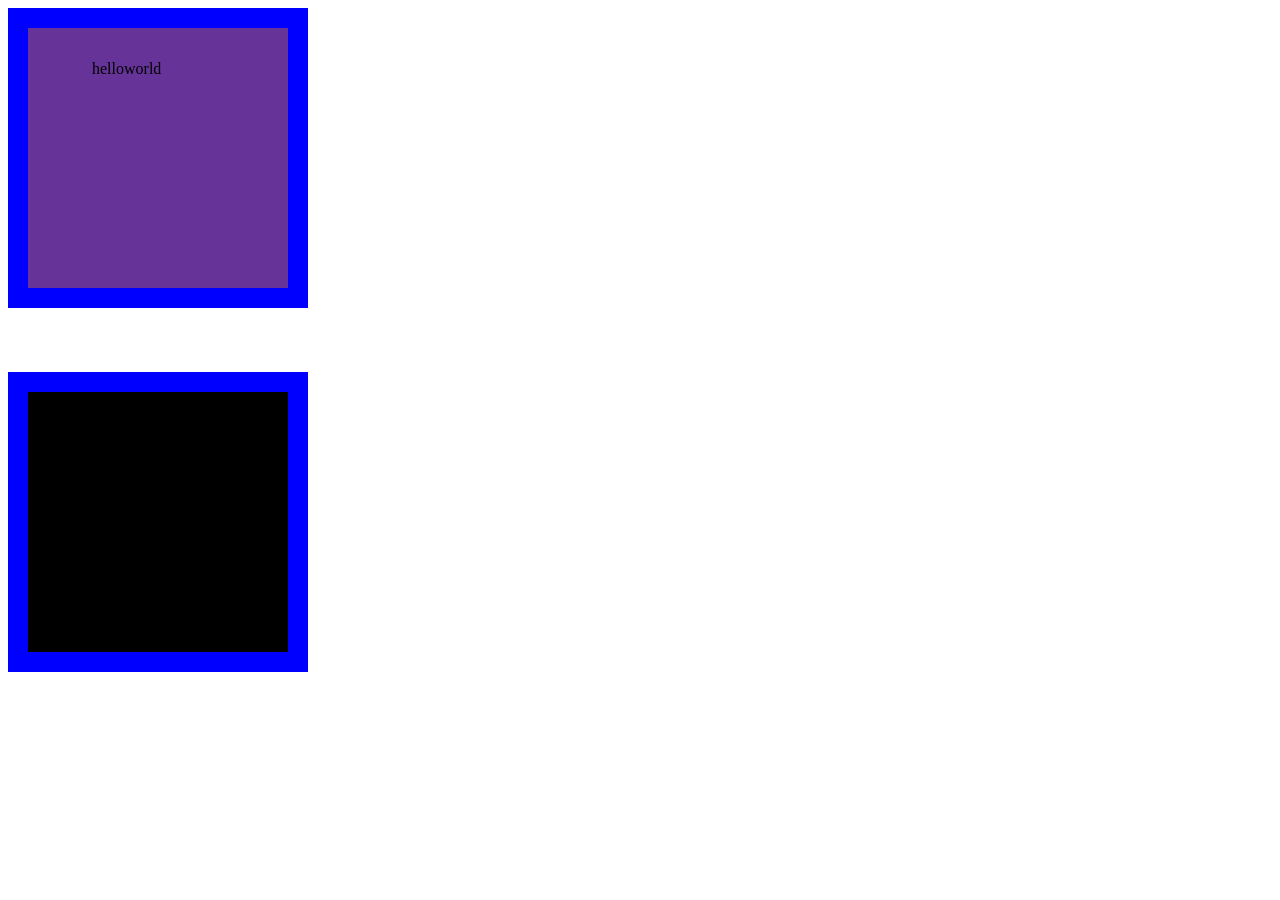
<file: boxmodel/index.html>
<!DOCTYPE html>
<html lang="en">
<head>
    <link rel="stylesheet" href="css.css">
    <meta charset="UTF-8">
    <meta name="viewport" content="width=device-width, initial-scale=1.0">
    <title>Document</title>
</head>
<body>
    <div style="height: 300px; width: 300px; background-color: rebeccapurple;">
        helloworld
    </div>
    <div class="special" style="height: 300px; width: 300px; background-color: black; margin-top: 64px;">
        
    </div>
</body>
</html>
</file>
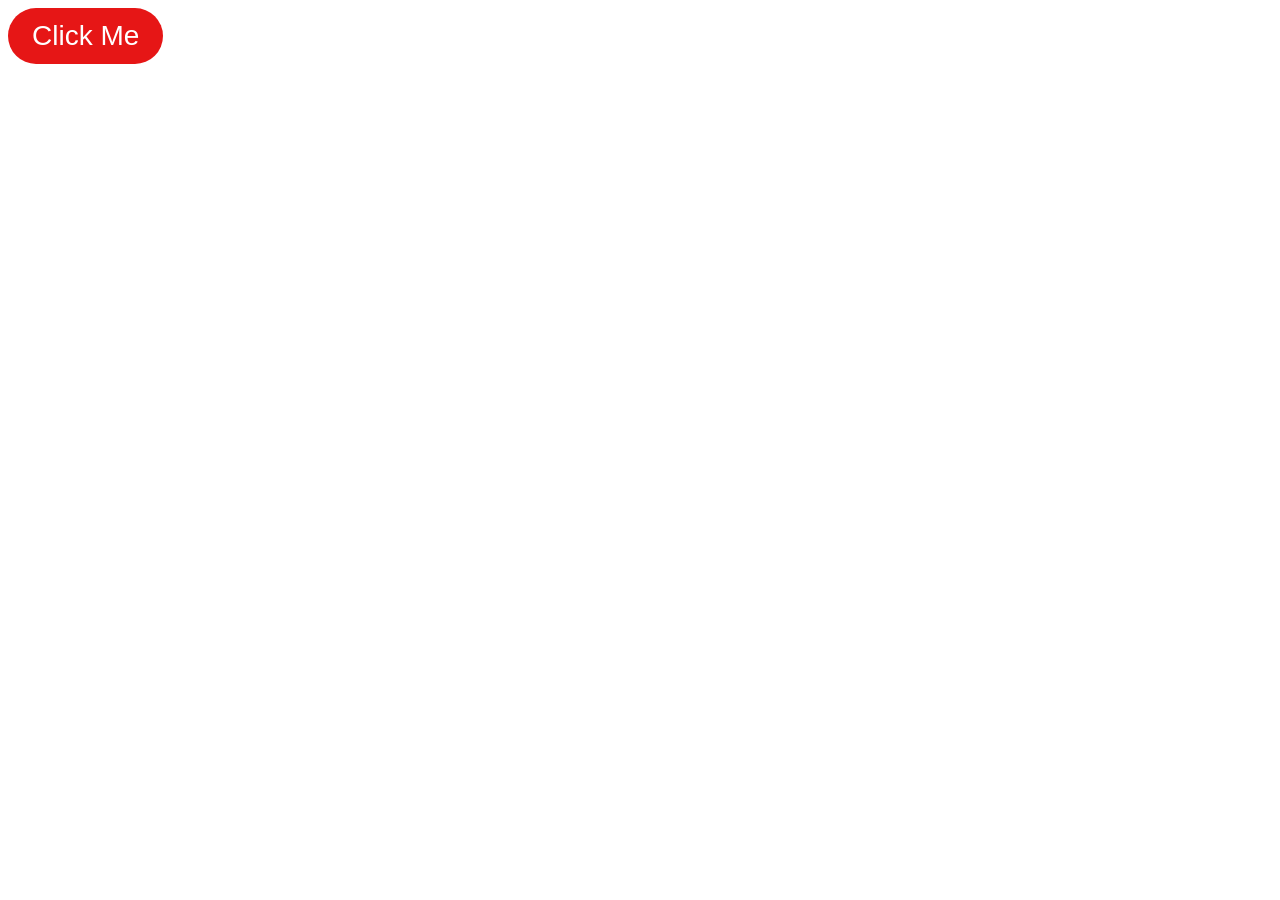
<file: day1 css/index.html>
<!DOCTYPE html>
<html lang="en">
<head>
    <meta charset="UTF-8">
    <meta name="viewport" content="width=device-width, initial-scale=1.0">
    <title>Document</title>
    <link rel="stylesheet" href="style.css">
</head>
<body>
    <button>Click Me</button>
</body>
</html>
</file>
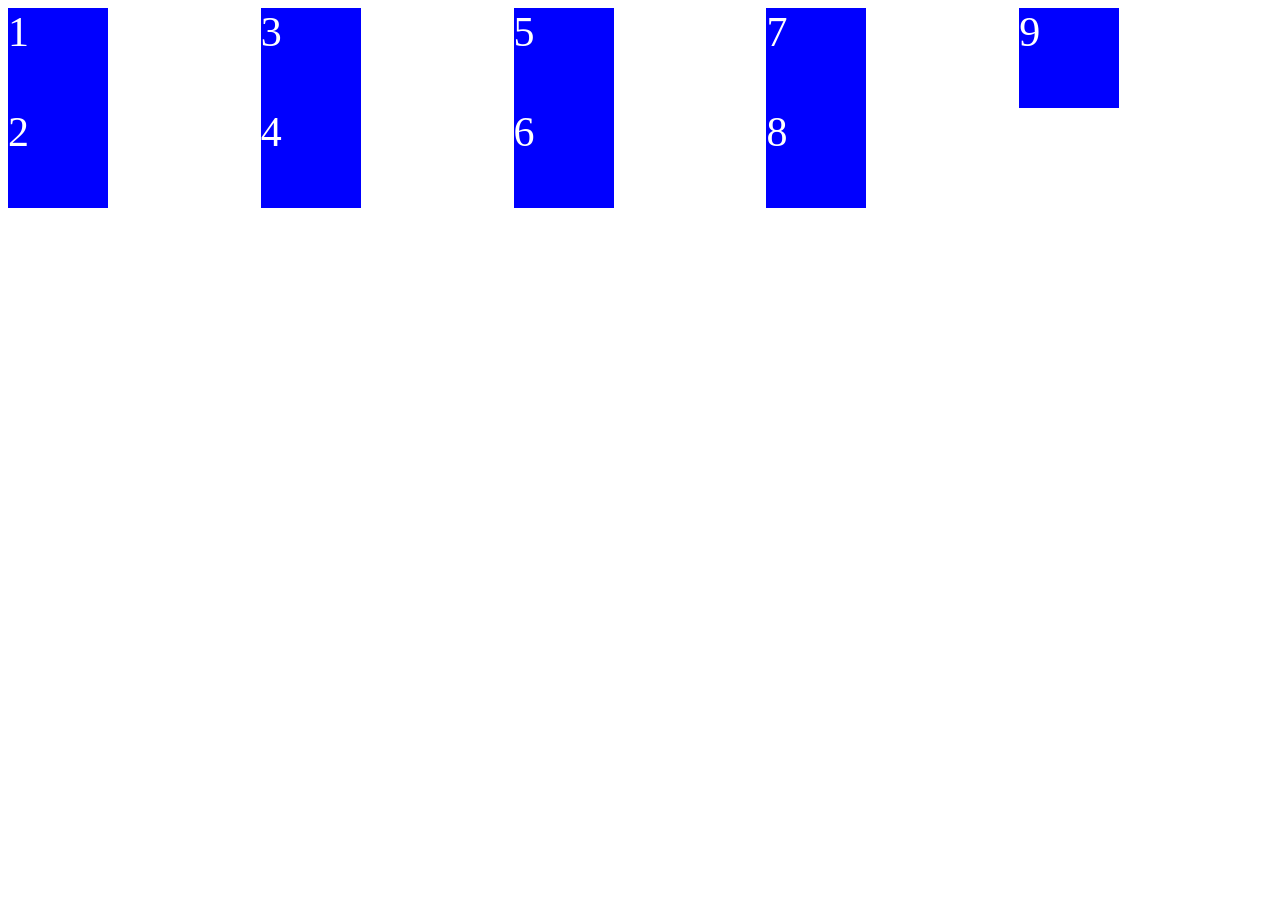
<file: day2 css/index.html>
<!doctype html>
<html lang="en">
  <head>
    <meta charset="UTF-8" />
    <meta name="viewport" content="width=device-width, initial-scale=1.0" />
    <title>CSS-Flexbox</title>
    <link rel="stylesheet" href="style.css" />
  </head>
  <body>
    <div class="container">
      <div class="box">1</div>
      <div class="box">2</div>
      <div class="box">3</div>
      <div class="box">4</div>
      <div class="box">5</div>
      <div class="box">6</div>
      <div class="box">7</div>
      <div class="box">8</div>
      <div class="box">9</div>
    </div>
  </body>
</html>
</file>
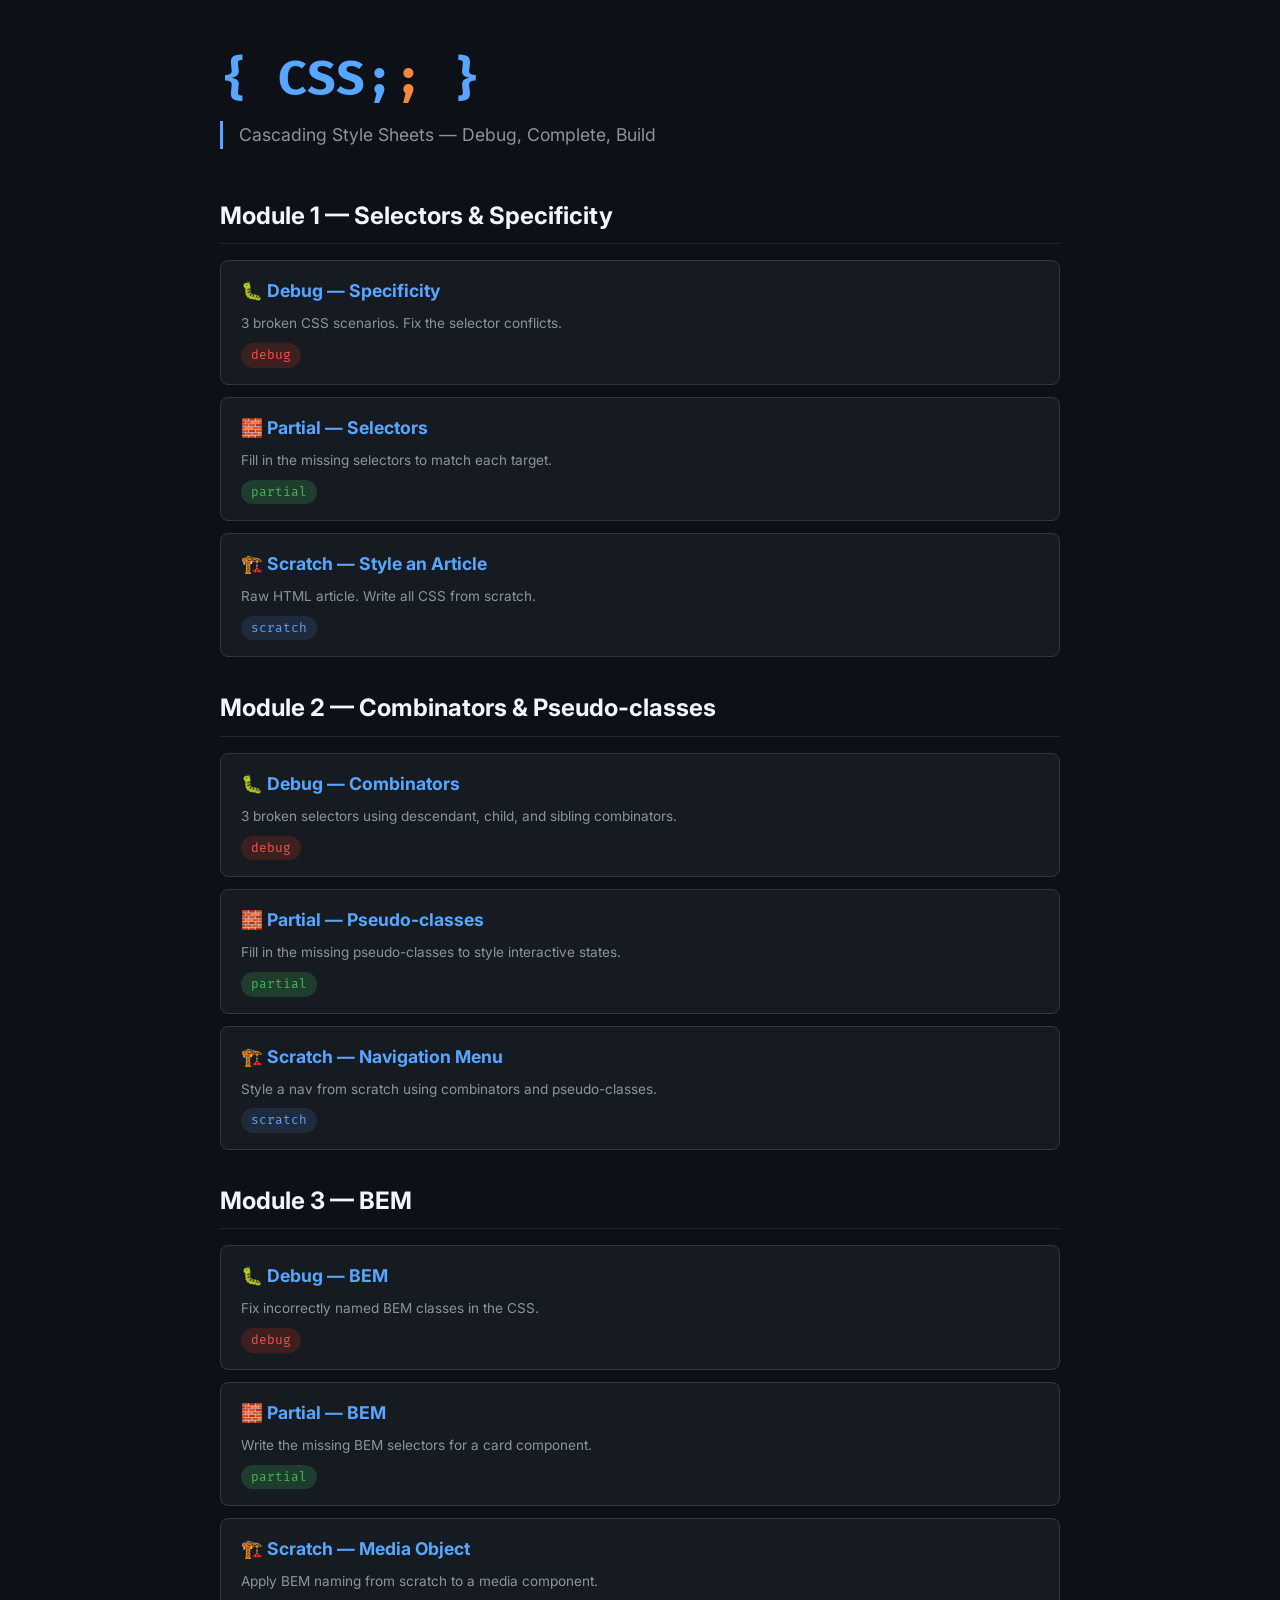
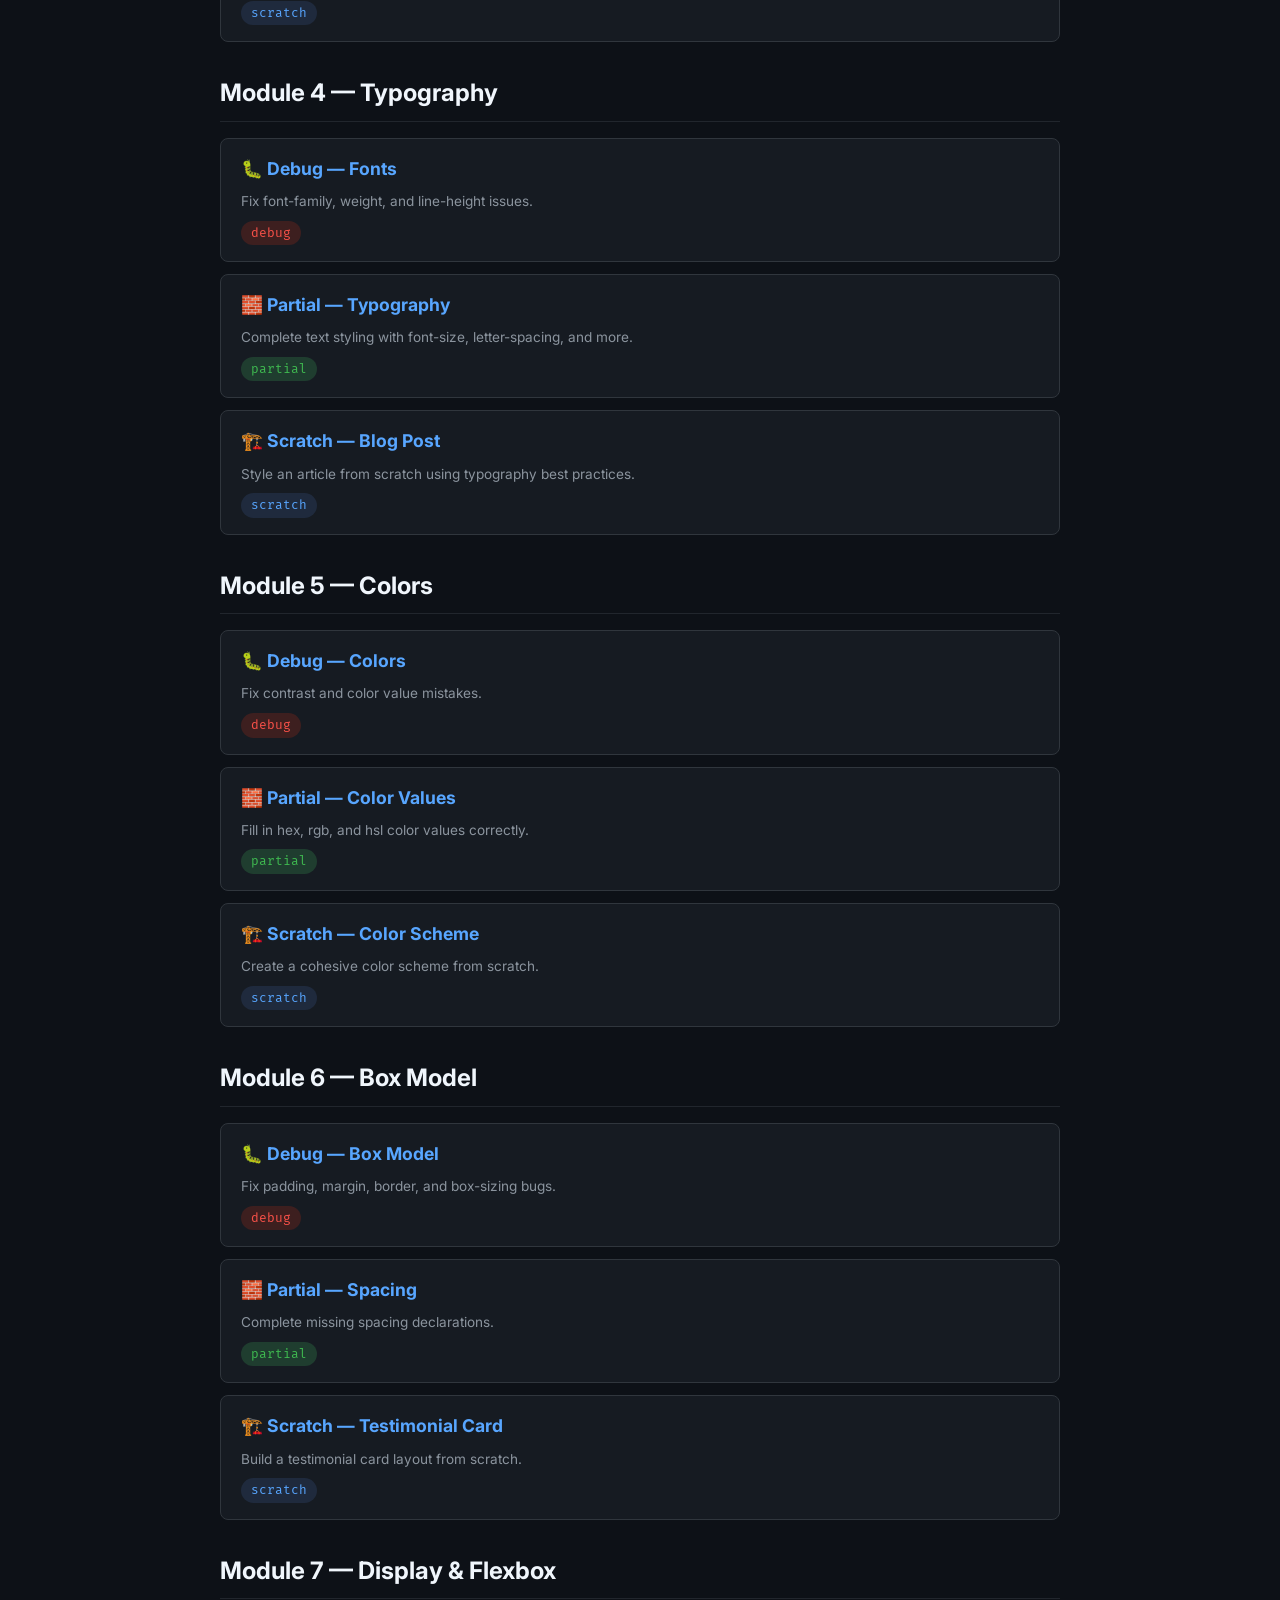
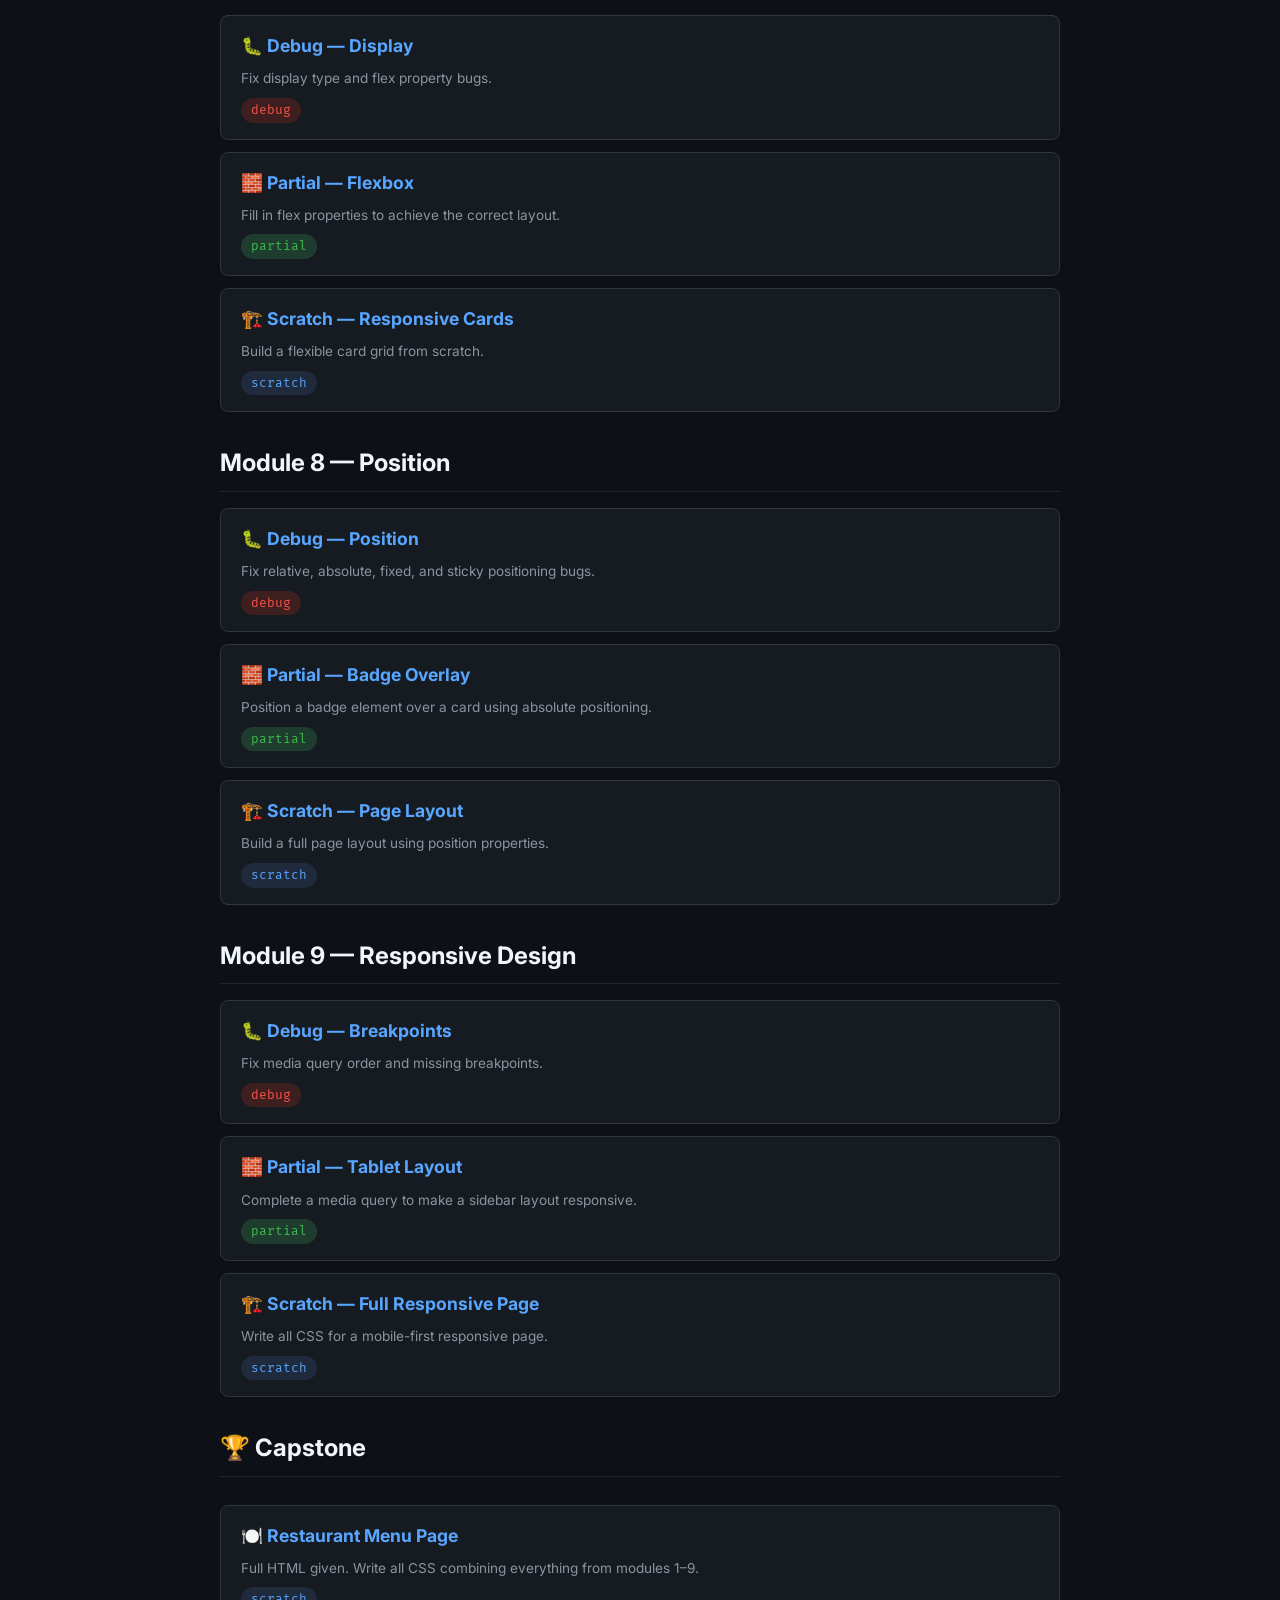
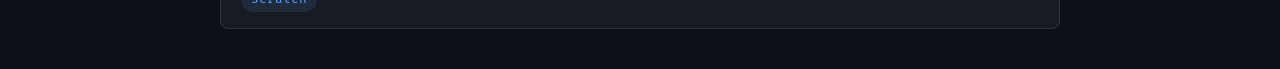
<file: exercises/index.html>
<!DOCTYPE html>
<html lang="en">
<head>
  <meta charset="UTF-8">
  <meta name="viewport" content="width=device-width, initial-scale=1.0">
  <title>{ CSS; } — Course Hub</title>
  <link rel="preconnect" href="https://fonts.googleapis.com">
  <link href="https://fonts.googleapis.com/css2?family=Fira+Mono:wght@500;700&family=Inter:wght@400;600;700&display=swap" rel="stylesheet">
  <style>
    * { margin: 0; padding: 0; box-sizing: border-box; }
    body { font-family: 'Inter', sans-serif; background: #0d1117; color: #e6edf3; line-height: 1.6; padding: 40px 24px; }
    .container { max-width: 840px; margin: 0 auto; }
    h1 { font-family: 'Fira Mono', monospace; font-size: 3rem; color: #58a6ff; margin-bottom: 4px; }
    h1 span { color: #f0883e; }
    .subtitle { color: #8b949e; font-size: 1.1rem; margin-bottom: 48px; border-left: 3px solid #58a6ff; padding-left: 16px; }
    h2 { font-size: 1.5rem; color: #f0f6fc; margin: 32px 0 16px; padding-bottom: 8px; border-bottom: 1px solid #21262d; }
    .module-grid { display: flex; flex-direction: column; gap: 12px; }
    .module { background: #161b22; border: 1px solid #30363d; border-radius: 8px; padding: 16px 20px; transition: border-color 0.2s; }
    .module:hover { border-color: #58a6ff; }
    .module h3 { font-size: 1.1rem; margin-bottom: 8px; }
    .module h3 a { color: #58a6ff; text-decoration: none; }
    .module h3 a:hover { text-decoration: underline; }
    .module .meta { font-size: 0.85rem; color: #8b949e; }
    .ex-list { display: flex; gap: 8px; flex-wrap: wrap; margin-top: 8px; }
    .ex-tag { font-family: 'Fira Mono', monospace; font-size: 0.8rem; padding: 2px 10px; border-radius: 20px; background: #21262d; color: #8b949e; }
    .ex-tag.debug { background: #3d1f1f; color: #f85149; }
    .ex-tag.partial { background: #1f3d2f; color: #3fb950; }
    .ex-tag.scratch { background: #1f2a3d; color: #58a6ff; }
    .capstone { margin-top: 12px; }
  </style>
</head>
<body>
  <div class="container">
    <h1>{ CSS;<span>;</span> }</h1>
    <div class="subtitle">Cascading Style Sheets — Debug, Complete, Build</div>

    <h2>Module 1 — Selectors &amp; Specificity</h2>
    <div class="module-grid">
      <div class="module">
        <h3><a href="exercises/module-01-selectors/exercise-specificity.html">🐛 Debug — Specificity</a></h3>
        <div class="meta">3 broken CSS scenarios. Fix the selector conflicts.</div>
        <div class="ex-list"><span class="ex-tag debug">debug</span></div>
      </div>
      <div class="module">
        <h3><a href="exercises/module-01-selectors/partial-selectors.html">🧱 Partial — Selectors</a></h3>
        <div class="meta">Fill in the missing selectors to match each target.</div>
        <div class="ex-list"><span class="ex-tag partial">partial</span></div>
      </div>
      <div class="module">
        <h3><a href="exercises/module-01-selectors/scratch-style-article.html">🏗️ Scratch — Style an Article</a></h3>
        <div class="meta">Raw HTML article. Write all CSS from scratch.</div>
        <div class="ex-list"><span class="ex-tag scratch">scratch</span></div>
      </div>
    </div>

    <h2>Module 2 — Combinators &amp; Pseudo-classes</h2>
    <div class="module-grid">
      <div class="module">
        <h3><a href="exercises/module-02-combinators/exercise-combinators.html">🐛 Debug — Combinators</a></h3>
        <div class="meta">3 broken selectors using descendant, child, and sibling combinators.</div>
        <div class="ex-list"><span class="ex-tag debug">debug</span></div>
      </div>
      <div class="module">
        <h3><a href="exercises/module-02-combinators/partial-pseudo.html">🧱 Partial — Pseudo-classes</a></h3>
        <div class="meta">Fill in the missing pseudo-classes to style interactive states.</div>
        <div class="ex-list"><span class="ex-tag partial">partial</span></div>
      </div>
      <div class="module">
        <h3><a href="exercises/module-02-combinators/scratch-menu.html">🏗️ Scratch — Navigation Menu</a></h3>
        <div class="meta">Style a nav from scratch using combinators and pseudo-classes.</div>
        <div class="ex-list"><span class="ex-tag scratch">scratch</span></div>
      </div>
    </div>

    <h2>Module 3 — BEM</h2>
    <div class="module-grid">
      <div class="module">
        <h3><a href="exercises/module-03-bem/exercise-bem.html">🐛 Debug — BEM</a></h3>
        <div class="meta">Fix incorrectly named BEM classes in the CSS.</div>
        <div class="ex-list"><span class="ex-tag debug">debug</span></div>
      </div>
      <div class="module">
        <h3><a href="exercises/module-03-bem/partial-bem.html">🧱 Partial — BEM</a></h3>
        <div class="meta">Write the missing BEM selectors for a card component.</div>
        <div class="ex-list"><span class="ex-tag partial">partial</span></div>
      </div>
      <div class="module">
        <h3><a href="exercises/module-03-bem/scratch-bem.html">🏗️ Scratch — Media Object</a></h3>
        <div class="meta">Apply BEM naming from scratch to a media component.</div>
        <div class="ex-list"><span class="ex-tag scratch">scratch</span></div>
      </div>
    </div>

    <h2>Module 4 — Typography</h2>
    <div class="module-grid">
      <div class="module">
        <h3><a href="exercises/module-04-typography/exercise-font.html">🐛 Debug — Fonts</a></h3>
        <div class="meta">Fix font-family, weight, and line-height issues.</div>
        <div class="ex-list"><span class="ex-tag debug">debug</span></div>
      </div>
      <div class="module">
        <h3><a href="exercises/module-04-typography/partial-typography.html">🧱 Partial — Typography</a></h3>
        <div class="meta">Complete text styling with font-size, letter-spacing, and more.</div>
        <div class="ex-list"><span class="ex-tag partial">partial</span></div>
      </div>
      <div class="module">
        <h3><a href="exercises/module-04-typography/scratch-blog-post.html">🏗️ Scratch — Blog Post</a></h3>
        <div class="meta">Style an article from scratch using typography best practices.</div>
        <div class="ex-list"><span class="ex-tag scratch">scratch</span></div>
      </div>
    </div>

    <h2>Module 5 — Colors</h2>
    <div class="module-grid">
      <div class="module">
        <h3><a href="exercises/module-05-colors/exercise-color.html">🐛 Debug — Colors</a></h3>
        <div class="meta">Fix contrast and color value mistakes.</div>
        <div class="ex-list"><span class="ex-tag debug">debug</span></div>
      </div>
      <div class="module">
        <h3><a href="exercises/module-05-colors/partial-color-values.html">🧱 Partial — Color Values</a></h3>
        <div class="meta">Fill in hex, rgb, and hsl color values correctly.</div>
        <div class="ex-list"><span class="ex-tag partial">partial</span></div>
      </div>
      <div class="module">
        <h3><a href="exercises/module-05-colors/scratch-color-scheme.html">🏗️ Scratch — Color Scheme</a></h3>
        <div class="meta">Create a cohesive color scheme from scratch.</div>
        <div class="ex-list"><span class="ex-tag scratch">scratch</span></div>
      </div>
    </div>

    <h2>Module 6 — Box Model</h2>
    <div class="module-grid">
      <div class="module">
        <h3><a href="exercises/module-06-box-model/exercise-box.html">🐛 Debug — Box Model</a></h3>
        <div class="meta">Fix padding, margin, border, and box-sizing bugs.</div>
        <div class="ex-list"><span class="ex-tag debug">debug</span></div>
      </div>
      <div class="module">
        <h3><a href="exercises/module-06-box-model/partial-spacing.html">🧱 Partial — Spacing</a></h3>
        <div class="meta">Complete missing spacing declarations.</div>
        <div class="ex-list"><span class="ex-tag partial">partial</span></div>
      </div>
      <div class="module">
        <h3><a href="exercises/module-06-box-model/scratch-testimonial.html">🏗️ Scratch — Testimonial Card</a></h3>
        <div class="meta">Build a testimonial card layout from scratch.</div>
        <div class="ex-list"><span class="ex-tag scratch">scratch</span></div>
      </div>
    </div>

    <h2>Module 7 — Display &amp; Flexbox</h2>
    <div class="module-grid">
      <div class="module">
        <h3><a href="exercises/module-07-display-flexbox/exercise-display.html">🐛 Debug — Display</a></h3>
        <div class="meta">Fix display type and flex property bugs.</div>
        <div class="ex-list"><span class="ex-tag debug">debug</span></div>
      </div>
      <div class="module">
        <h3><a href="exercises/module-07-display-flexbox/partial-flexbox.html">🧱 Partial — Flexbox</a></h3>
        <div class="meta">Fill in flex properties to achieve the correct layout.</div>
        <div class="ex-list"><span class="ex-tag partial">partial</span></div>
      </div>
      <div class="module">
        <h3><a href="exercises/module-07-display-flexbox/scratch-responsive-cards.html">🏗️ Scratch — Responsive Cards</a></h3>
        <div class="meta">Build a flexible card grid from scratch.</div>
        <div class="ex-list"><span class="ex-tag scratch">scratch</span></div>
      </div>
    </div>

    <h2>Module 8 — Position</h2>
    <div class="module-grid">
      <div class="module">
        <h3><a href="exercises/module-08-position/exercise-position.html">🐛 Debug — Position</a></h3>
        <div class="meta">Fix relative, absolute, fixed, and sticky positioning bugs.</div>
        <div class="ex-list"><span class="ex-tag debug">debug</span></div>
      </div>
      <div class="module">
        <h3><a href="exercises/module-08-position/partial-badge.html">🧱 Partial — Badge Overlay</a></h3>
        <div class="meta">Position a badge element over a card using absolute positioning.</div>
        <div class="ex-list"><span class="ex-tag partial">partial</span></div>
      </div>
      <div class="module">
        <h3><a href="exercises/module-08-position/scratch-page-layout.html">🏗️ Scratch — Page Layout</a></h3>
        <div class="meta">Build a full page layout using position properties.</div>
        <div class="ex-list"><span class="ex-tag scratch">scratch</span></div>
      </div>
    </div>

    <h2>Module 9 — Responsive Design</h2>
    <div class="module-grid">
      <div class="module">
        <h3><a href="exercises/module-09-responsive/exercise-breakpoints.html">🐛 Debug — Breakpoints</a></h3>
        <div class="meta">Fix media query order and missing breakpoints.</div>
        <div class="ex-list"><span class="ex-tag debug">debug</span></div>
      </div>
      <div class="module">
        <h3><a href="exercises/module-09-responsive/partial-tablet.html">🧱 Partial — Tablet Layout</a></h3>
        <div class="meta">Complete a media query to make a sidebar layout responsive.</div>
        <div class="ex-list"><span class="ex-tag partial">partial</span></div>
      </div>
      <div class="module">
        <h3><a href="exercises/module-09-responsive/scratch-full-responsive.css">🏗️ Scratch — Full Responsive Page</a></h3>
        <div class="meta">Write all CSS for a mobile-first responsive page.</div>
        <div class="ex-list"><span class="ex-tag scratch">scratch</span></div>
      </div>
    </div>

    <h2>🏆 Capstone</h2>
    <div class="module-grid">
      <div class="module capstone">
        <h3><a href="exercises/capstone-restaurant/index.html">🍽️ Restaurant Menu Page</a></h3>
        <div class="meta">Full HTML given. Write all CSS combining everything from modules 1–9.</div>
        <div class="ex-list"><span class="ex-tag scratch">scratch</span></div>
      </div>
    </div>
  </div>
</body>
</html>
</file>
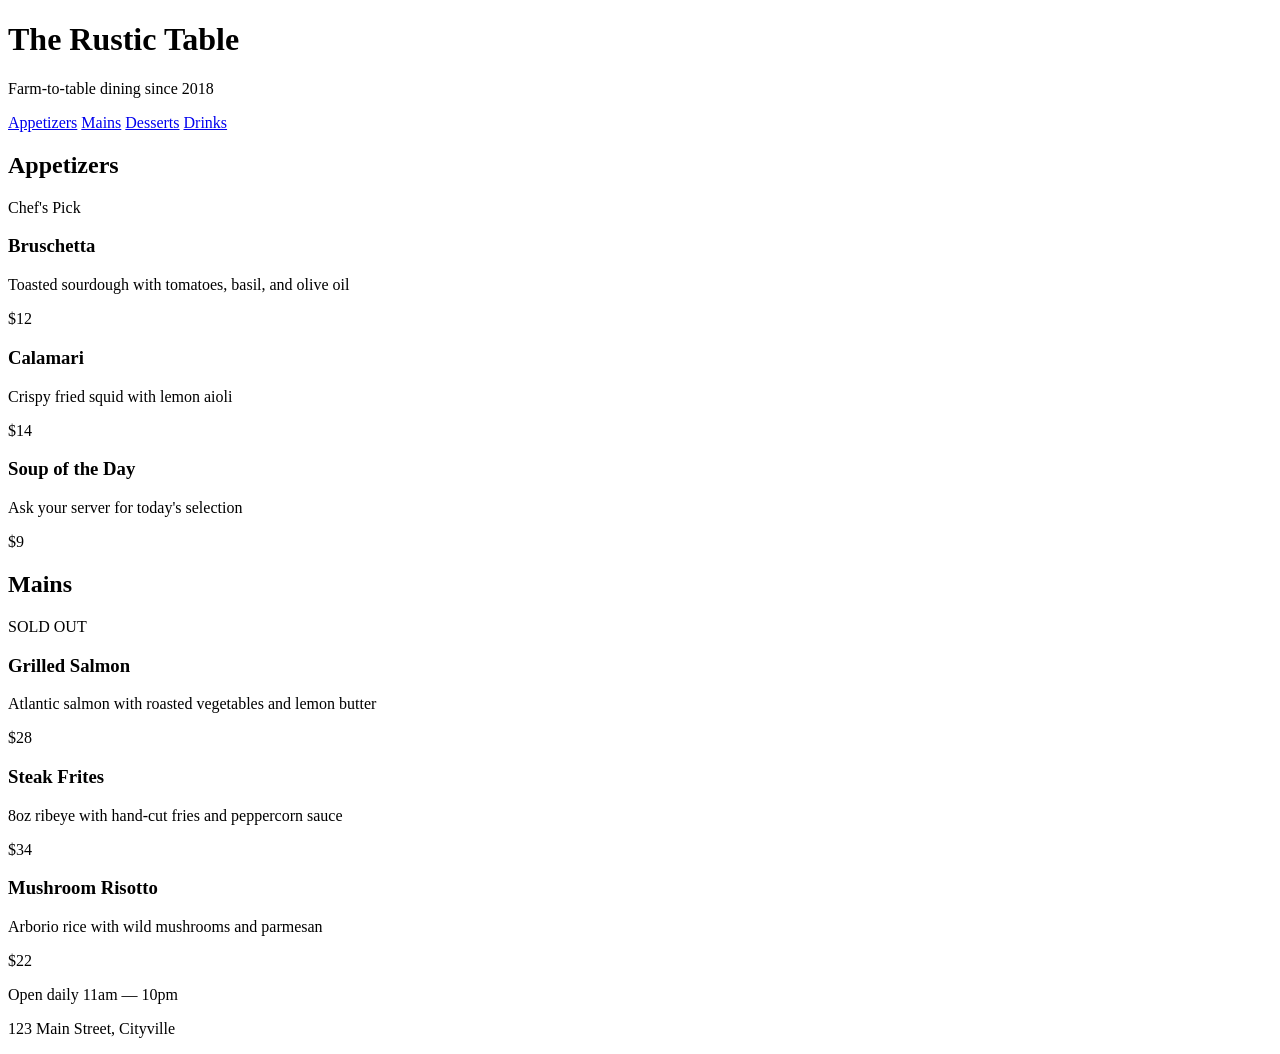
<file: exercises/capstone-restaurant/index.html>
<!DOCTYPE html>
<html lang="en">
<head>
  <meta charset="UTF-8">
  <meta name="viewport" content="width=device-width, initial-scale=1.0">
  <title>🍽️ Restaurant Menu</title>
  <link rel="stylesheet" href="style.css">
</head>
<body>

  <header class="header">
    <h1 class="header__title">The Rustic Table</h1>
    <p class="header__subtitle">Farm-to-table dining since 2018</p>
  </header>

  <nav class="nav">
    <a href="#" class="nav__link">Appetizers</a>
    <a href="#" class="nav__link">Mains</a>
    <a href="#" class="nav__link">Desserts</a>
    <a href="#" class="nav__link">Drinks</a>
  </nav>

  <main class="menu">
    <section class="menu__section">
      <h2 class="menu__heading">Appetizers</h2>
      <div class="menu__grid">
        <div class="menu-item">
          <span class="menu-item__badge">Chef's Pick</span>
          <h3 class="menu-item__name">Bruschetta</h3>
          <p class="menu-item__desc">Toasted sourdough with tomatoes, basil, and olive oil</p>
          <span class="menu-item__price">$12</span>
        </div>
        <div class="menu-item">
          <h3 class="menu-item__name">Calamari</h3>
          <p class="menu-item__desc">Crispy fried squid with lemon aioli</p>
          <span class="menu-item__price">$14</span>
        </div>
        <div class="menu-item">
          <h3 class="menu-item__name">Soup of the Day</h3>
          <p class="menu-item__desc">Ask your server for today's selection</p>
          <span class="menu-item__price">$9</span>
        </div>
      </div>
    </section>

    <section class="menu__section">
      <h2 class="menu__heading">Mains</h2>
      <div class="menu__grid">
        <div class="menu-item">
          <span class="menu-item__badge menu-item__badge--sold">SOLD OUT</span>
          <h3 class="menu-item__name">Grilled Salmon</h3>
          <p class="menu-item__desc">Atlantic salmon with roasted vegetables and lemon butter</p>
          <span class="menu-item__price">$28</span>
        </div>
        <div class="menu-item">
          <h3 class="menu-item__name">Steak Frites</h3>
          <p class="menu-item__desc">8oz ribeye with hand-cut fries and peppercorn sauce</p>
          <span class="menu-item__price">$34</span>
        </div>
        <div class="menu-item">
          <h3 class="menu-item__name">Mushroom Risotto</h3>
          <p class="menu-item__desc">Arborio rice with wild mushrooms and parmesan</p>
          <span class="menu-item__price">$22</span>
        </div>
      </div>
    </section>
  </main>

  <footer class="footer">
    <p class="footer__text">Open daily 11am — 10pm</p>
    <p class="footer__text">123 Main Street, Cityville</p>
  </footer>

</body>
</html>
</file>
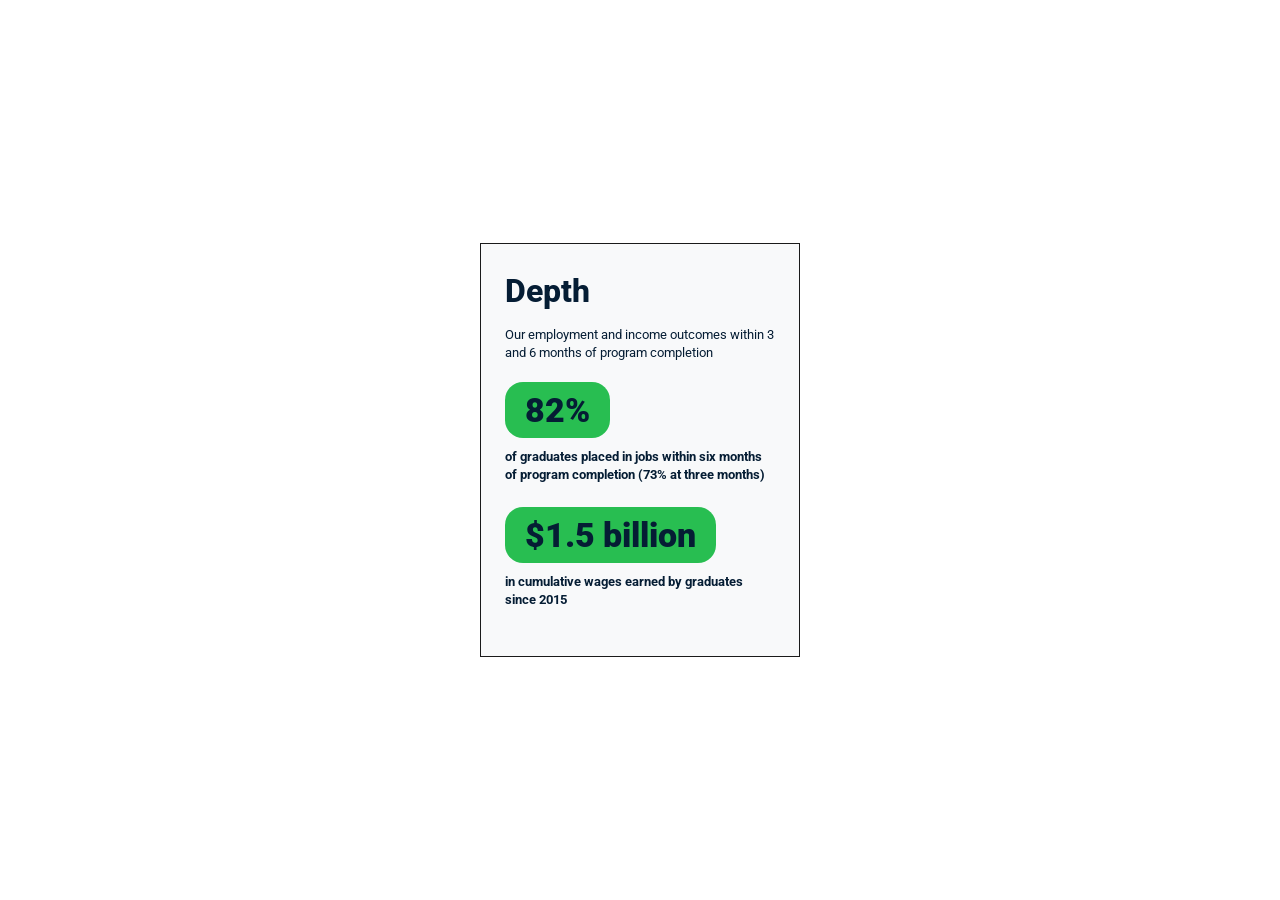
<file: exercises/homework/HW02.html>
<!DOCTYPE html>
<html lang="th">
<head>
  <meta charset="UTF-8">
  <title>HW02</title>
  <link rel="stylesheet" href="HW02.css">
</head>
<body>

  <!-- เนื้อหาตรงกลาง -->
  <div class="content">
    <div class="stat-card">
      <h2>Depth</h2>
      <p class="intro">
        Our employment and income outcomes within 3 and 6 months of program completion
      </p>

      <div class="highlight-box">82%</div>
      <p class="desc">
        of graduates placed in jobs within six months of program completion (73% at three months)
      </p>

      <div class="highlight-box">$1.5 billion</div>
      <p class="desc">
        in cumulative wages earned by graduates since 2015
      </p>
    </div>
  </div>

</body>
</html>
</file>
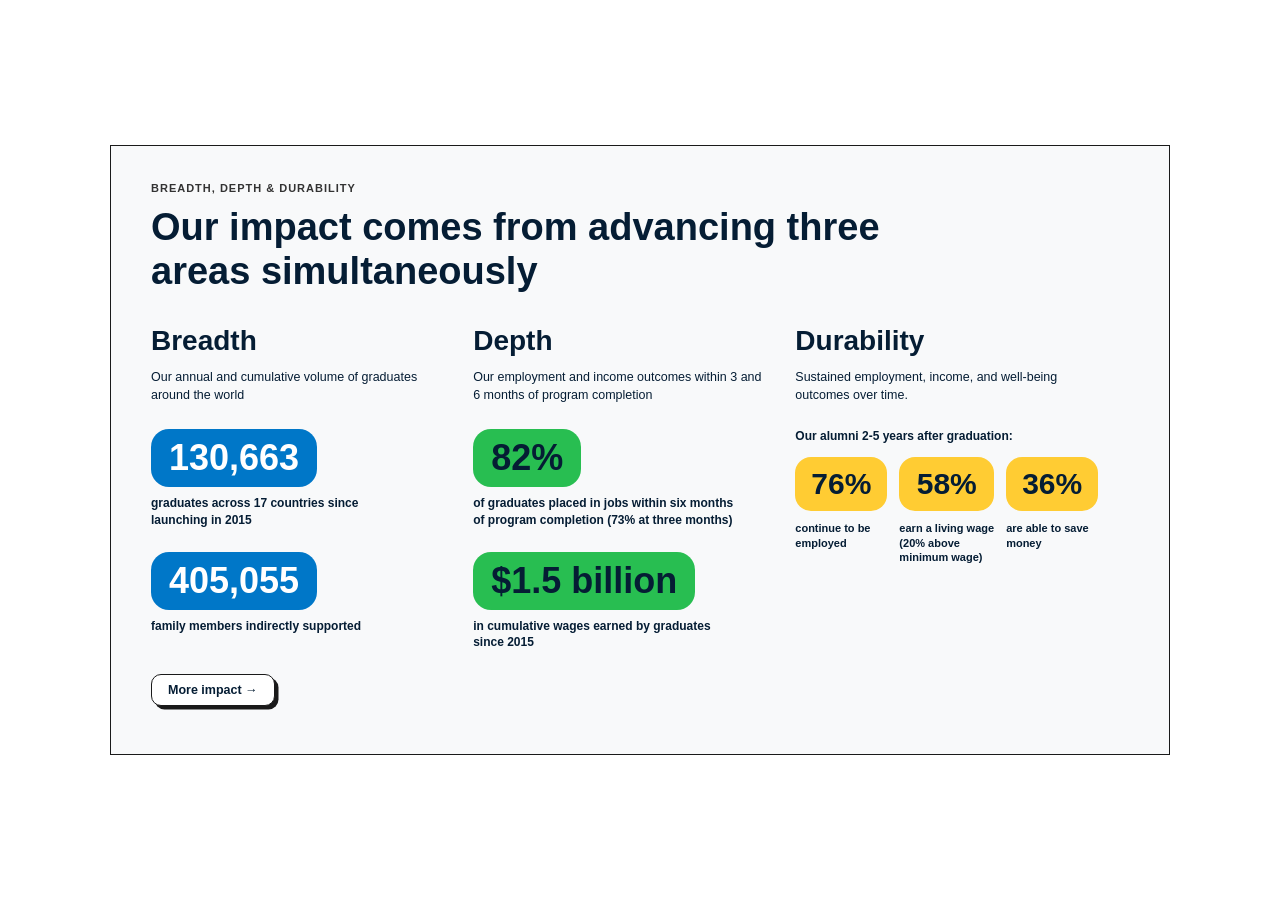
<file: exercises/homework/HW04.html>
<!DOCTYPE html>
<html lang="th">
<head>
  <meta charset="UTF-8">
  <meta name="viewport" content="width=device-width, initial-scale=1.0">
  <title>HW04</title>
  <link rel="stylesheet" href="HW04.css">
</head>
<body>

  <!-- Semantic Container -->
  <main class="container">
    
    <!-- Semantic Header -->
    <header class="header">
      <p class="tagline">BREADTH, DEPTH &amp; DURABILITY</p>
      <h1 class="title">Our impact comes from advancing three<br>areas simultaneously</h1>
    </header>

    <!-- Semantic Section for 3 Cards -->
    <section class="cards-group">

      <!-- Semantic Article: Card 1 (Breadth) -->
      <article class="card card--breadth">
        <h2 class="card-title">Breadth</h2>
        <p class="card-intro">Our annual and cumulative volume of graduates<br>around the world</p>

        <div class="stat-item">
          <p class="highlight-box highlight-box--blue">130,663</p>
          <p class="stat-desc">graduates across 17 countries since<br>launching in 2015</p>
        </div>

        <div class="stat-item">
          <p class="highlight-box highlight-box--blue">405,055</p>
          <p class="stat-desc">family members indirectly supported</p>
        </div>

        <button type="button" class="btn-more">More impact &rarr;</button>
      </article>

      <!-- Semantic Article: Card 2 (Depth) -->
      <article class="card card--depth">
        <h2 class="card-title">Depth</h2>
        <p class="card-intro">Our employment and income outcomes within 3 and<br>6 months of program completion</p>

        <div class="stat-item">
          <p class="highlight-box highlight-box--green">82%</p>
          <p class="stat-desc">of graduates placed in jobs within six months<br>of program completion (73% at three months)</p>
        </div>

        <div class="stat-item">
          <p class="highlight-box highlight-box--green">$1.5 billion</p>
          <p class="stat-desc">in cumulative wages earned by graduates<br>since 2015</p>
        </div>
      </article>

      <!-- Semantic Article: Card 3 (Durability) -->
      <article class="card card--durability">
        <h2 class="card-title">Durability</h2>
        <p class="card-intro">Sustained employment, income, and well-being<br>outcomes over time.</p>
        <p class="sub-intro">Our alumni 2-5 years after graduation:</p>

        <div class="durability-list">
          <div class="durability-item">
            <p class="highlight-box highlight-box--yellow">76%</p>
            <p class="durability-desc">continue to be<br>employed</p>
          </div>

          <div class="durability-item">
            <p class="highlight-box highlight-box--yellow">58%</p>
            <p class="durability-desc">earn a living wage<br>(20% above<br>minimum wage)</p>
          </div>

          <div class="durability-item">
            <p class="highlight-box highlight-box--yellow">36%</p>
            <p class="durability-desc">are able to save<br>money</p>
          </div>
        </div>
      </article>

    </section>

  </main>

</body>
</html>
</file>
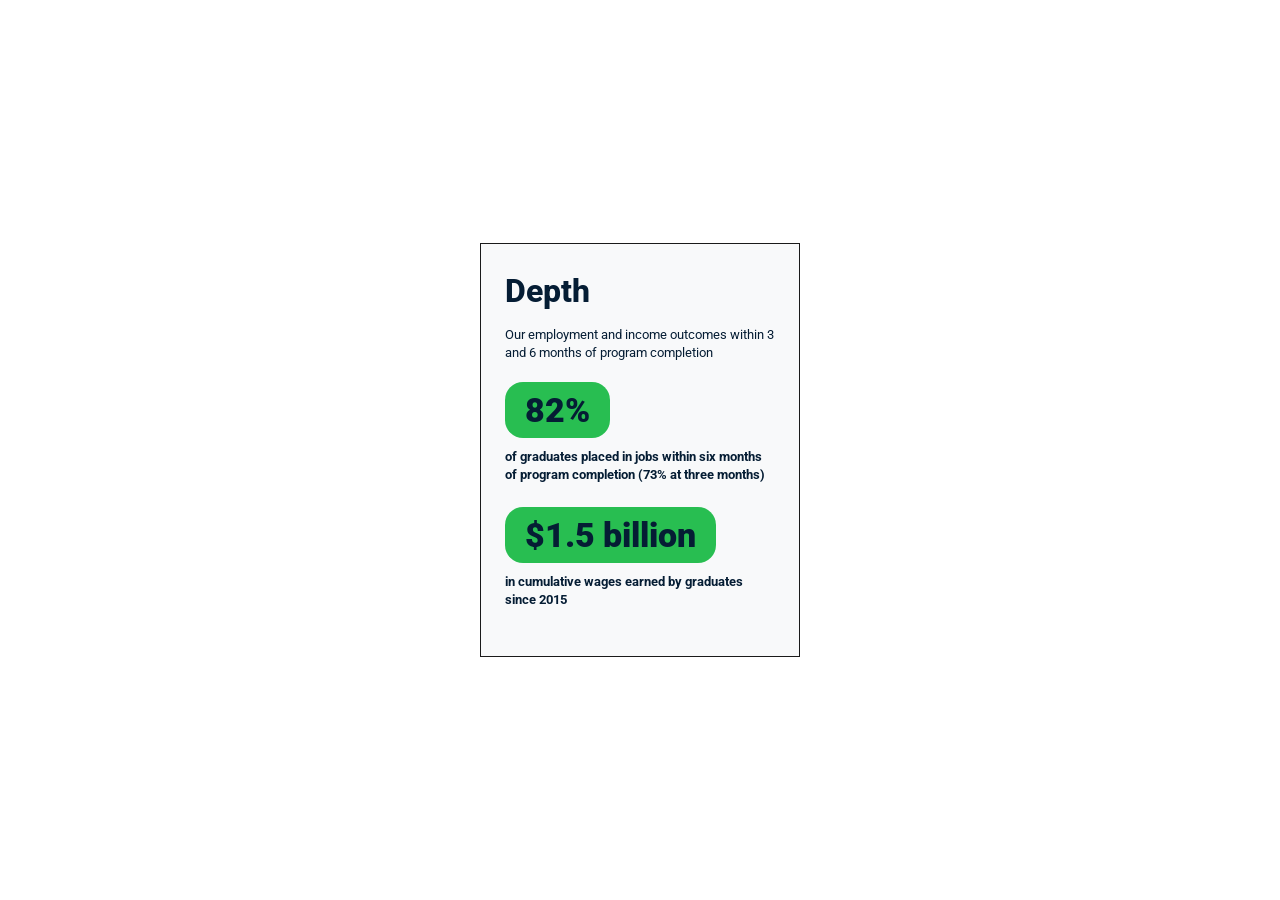
<file: exercises/homework/WH02.html>
<!DOCTYPE html>
<html lang="th">
<head>
  <meta charset="UTF-8">
  <title>HW02</title>
  <link rel="stylesheet" href="HW02.css">
</head>
<body>

  <!-- เนื้อหาตรงกลาง -->
  <div class="content">
    <div class="stat-card">
      <h2>Depth</h2>
      <p class="intro">
        Our employment and income outcomes within 3 and 6 months of program completion
      </p>

      <div class="highlight-box">82%</div>
      <p class="desc">
        of graduates placed in jobs within six months of program completion (73% at three months)
      </p>

      <div class="highlight-box">$1.5 billion</div>
      <p class="desc">
        in cumulative wages earned by graduates since 2015
      </p>
    </div>
  </div>


</body>
</html>
</file>
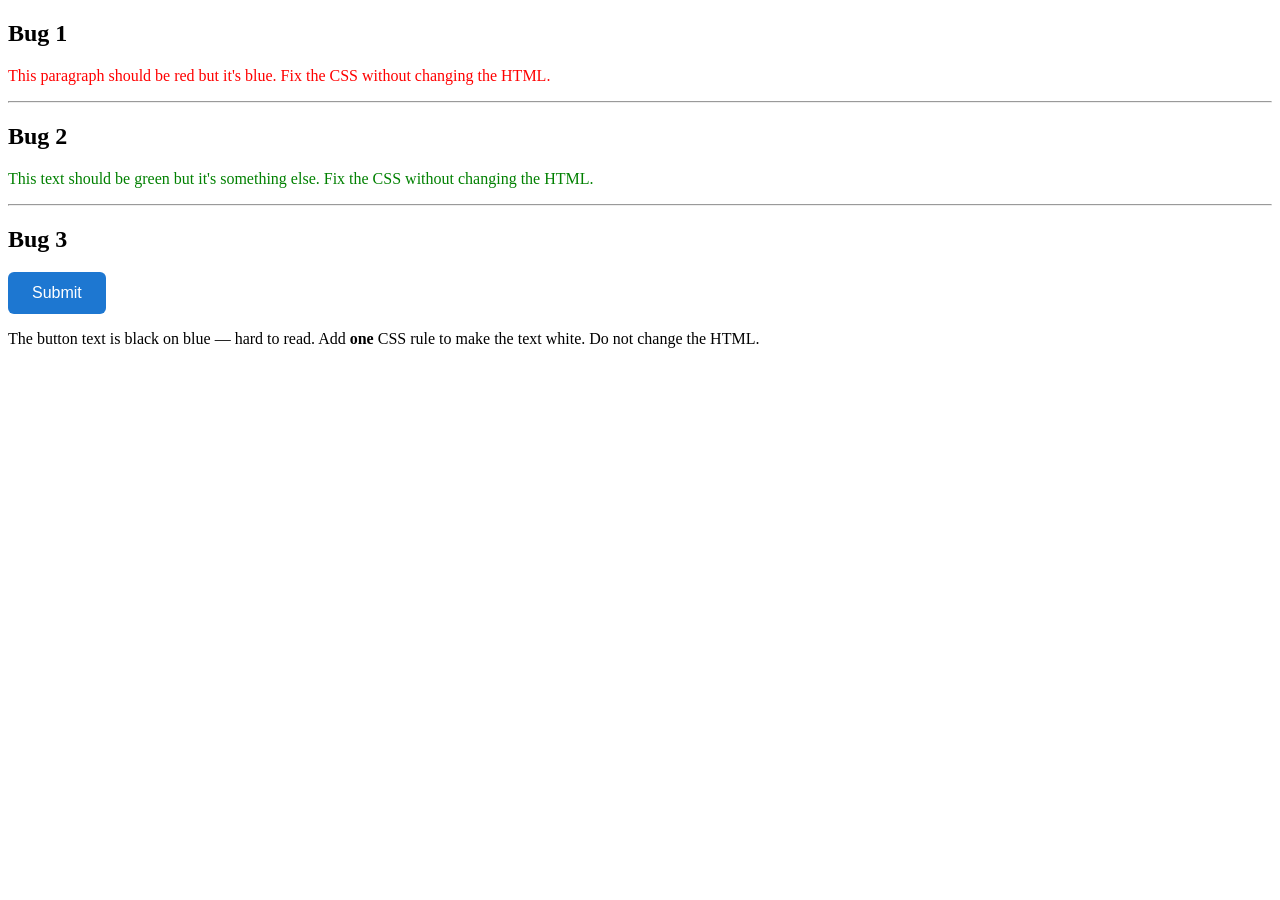
<file: exercises/module-01-selectors/exercise-specificity.html>
<!DOCTYPE html>
<html lang="en">
<head>
  <meta charset="UTF-8">
  <meta name="viewport" content="width=device-width, initial-scale=1.0">
  <title>Debug — Specificity</title>
  <link rel="stylesheet" href="exercise-specificity.css">
</head>
<body>

  <section class="exercise">
    <h2>Bug 1</h2>
    <p class="highlight">This paragraph should be red but it's blue. Fix the CSS without changing the HTML.</p>
  </section>

  <hr>

  <section class="exercise">
    <h2>Bug 2</h2>
    <div class="card">
      <p id="special">This text should be green but it's something else. Fix the CSS without changing the HTML.</p>
    </div>
  </section>

  <hr>

  <section class="exercise">
    <h2>Bug 3</h2>
    <button class="btn">Submit</button>
    <p>The button text is black on blue — hard to read. Add <strong>one</strong> CSS rule to make the text white. Do not change the HTML.</p>
  </section>

</body>
</html>
</file>
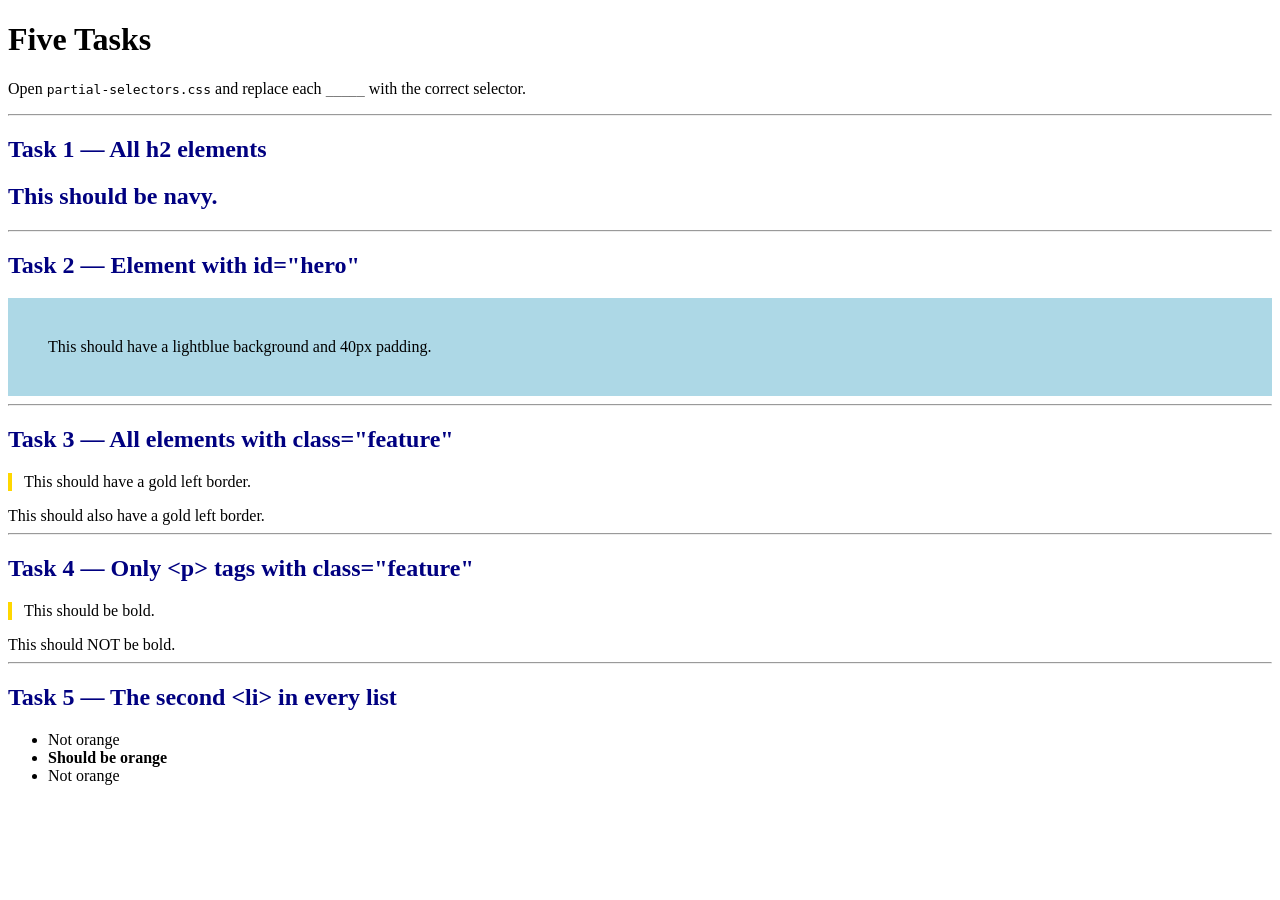
<file: exercises/module-01-selectors/partial-selectors.html>
<!DOCTYPE html>
<html lang="en">
<head>
  <meta charset="UTF-8">
  <meta name="viewport" content="width=device-width, initial-scale=1.0">
  <title>Partial — Selectors</title>
  <link rel="stylesheet" href="partial-selectors.css">
</head>
<body>

  <h1>Five Tasks</h1>
  <p>Open <code>partial-selectors.css</code> and replace each <code>_____</code> with the correct selector.</p>

  <hr>

  <h2>Task 1 — All h2 elements</h2>
  <h2>This should be navy.</h2>

  <hr>

  <h2>Task 2 — Element with id="hero"</h2>
  <div id="hero">This should have a lightblue background and 40px padding.</div>

  <hr>

  <h2>Task 3 — All elements with class="feature"</h2>
  <p class="feature">This should have a gold left border.</p>
  <div class="feature">This should also have a gold left border.</div>

  <hr>

  <h2>Task 4 — Only &lt;p&gt; tags with class="feature"</h2>
  <p class="feature">This should be bold.</p>
  <div class="feature">This should NOT be bold.</div>

  <hr>

  <h2>Task 5 — The second &lt;li&gt; in every list</h2>
  <ul>
    <li>Not orange</li>
    <li>Should be orange</li>
    <li>Not orange</li>
  </ul>

</body>
</html>
</file>
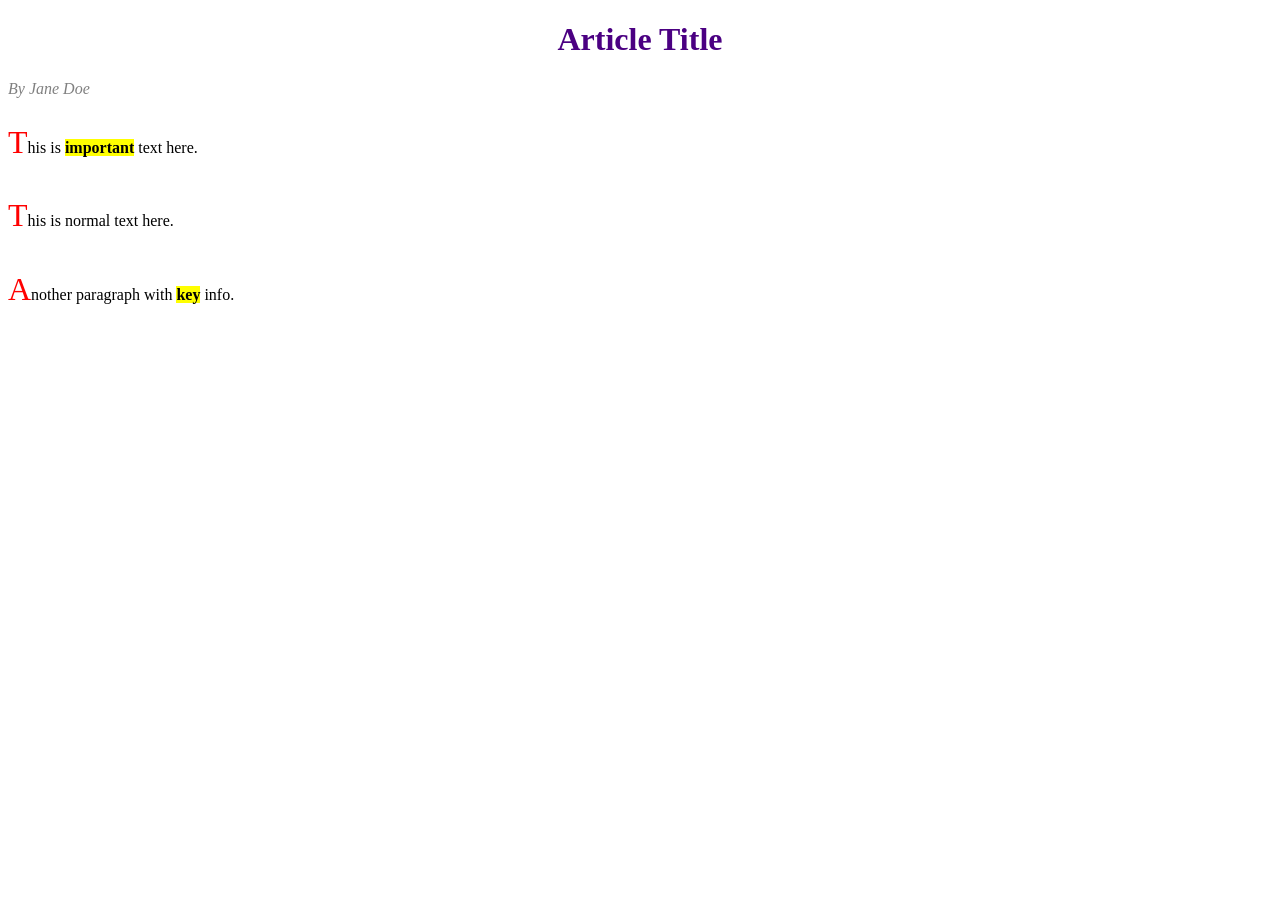
<file: exercises/module-01-selectors/scratch-style-article.html>
<!DOCTYPE html>
<html lang="en">
<head>
  <meta charset="UTF-8">
  <meta name="viewport" content="width=device-width, initial-scale=1.0">
  <title>Scratch — Style an Article</title>
  <link rel="stylesheet" href="scratch-style-article.css">
</head>
<body>
  <h1>Article Title</h1>
  <p id="author">By Jane Doe</p>
  <div class="content">
    <p>This is <span class="highlight">important</span> text here.</p>
    <p>This is <span>normal</span> text here.</p>
    <p>Another paragraph with <span class="highlight">key</span> info.</p>
  </div>
</body>
</html>
</file>
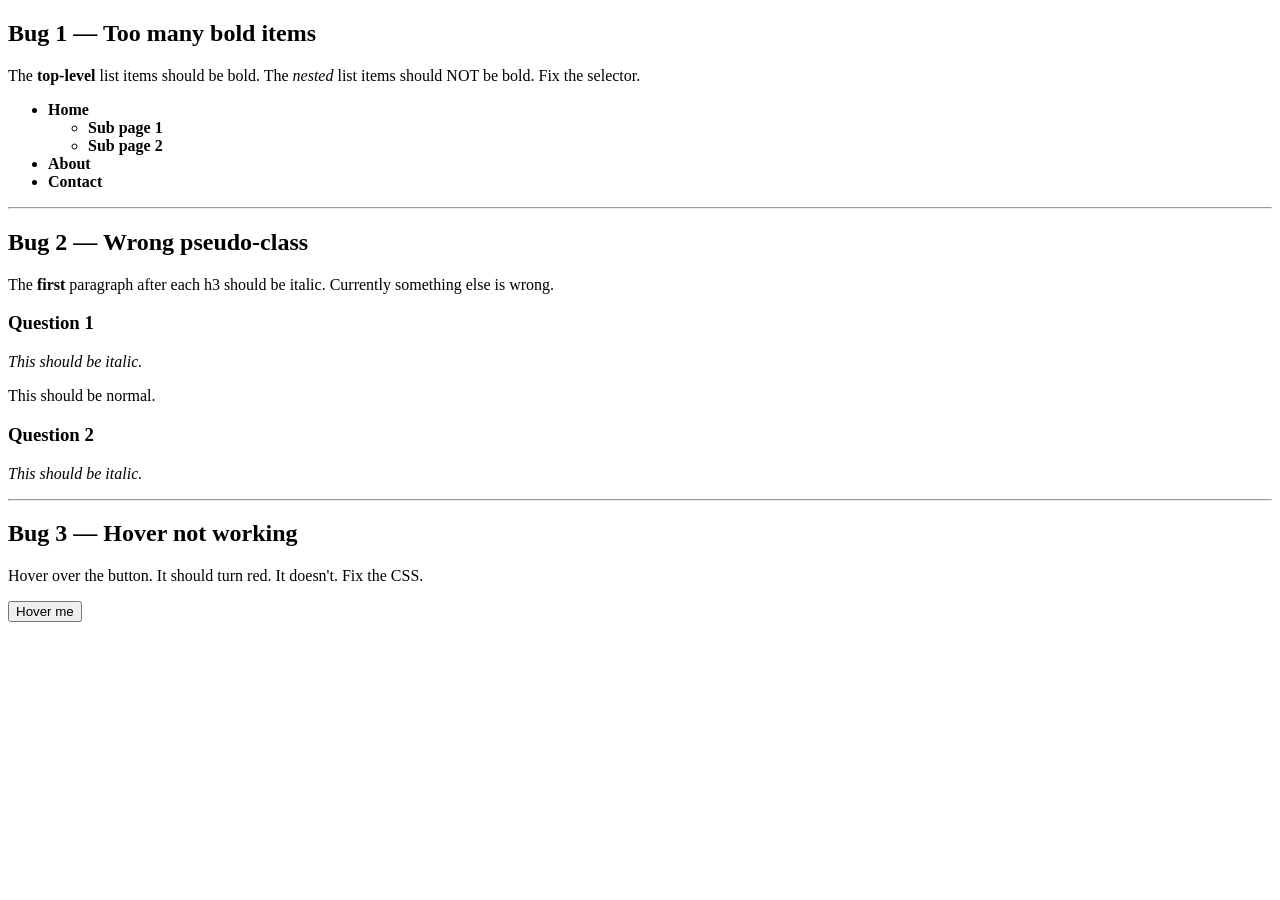
<file: exercises/module-02-combinators/exercise-combinators.html>
<!DOCTYPE html>
<html lang="en">
<head>
  <meta charset="UTF-8">
  <meta name="viewport" content="width=device-width, initial-scale=1.0">
  <title>Debug — Combinators</title>
  <link rel="stylesheet" href="exercise-combinators.css">
</head>
<body>

  <section class="exercise">
    <h2>Bug 1 — Too many bold items</h2>
    <p>The <strong>top-level</strong> list items should be bold. The <em>nested</em> list items should NOT be bold. Fix the selector.</p>
    <ul class="nav">
      <li>Home
        <ul>
          <li>Sub page 1</li>
          <li>Sub page 2</li>
        </ul>
      </li>
      <li>About</li>
      <li>Contact</li>
    </ul>
  </section>

  <hr>

  <section class="exercise">
    <h2>Bug 2 — Wrong pseudo-class</h2>
    <p>The <strong>first</strong> paragraph after each h3 should be italic. Currently something else is wrong.</p>
    <div class="faq">
      <h3>Question 1</h3>
      <p>This should be italic.</p>
      <p>This should be normal.</p>
      <h3>Question 2</h3>
      <p>This should be italic.</p>
    </div>
  </section>

  <hr>

  <section class="exercise">
    <h2>Bug 3 — Hover not working</h2>
    <p>Hover over the button. It should turn red. It doesn't. Fix the CSS.</p>
    <button class="btn-hover">Hover me</button>
  </section>

</body>
</html>
</file>
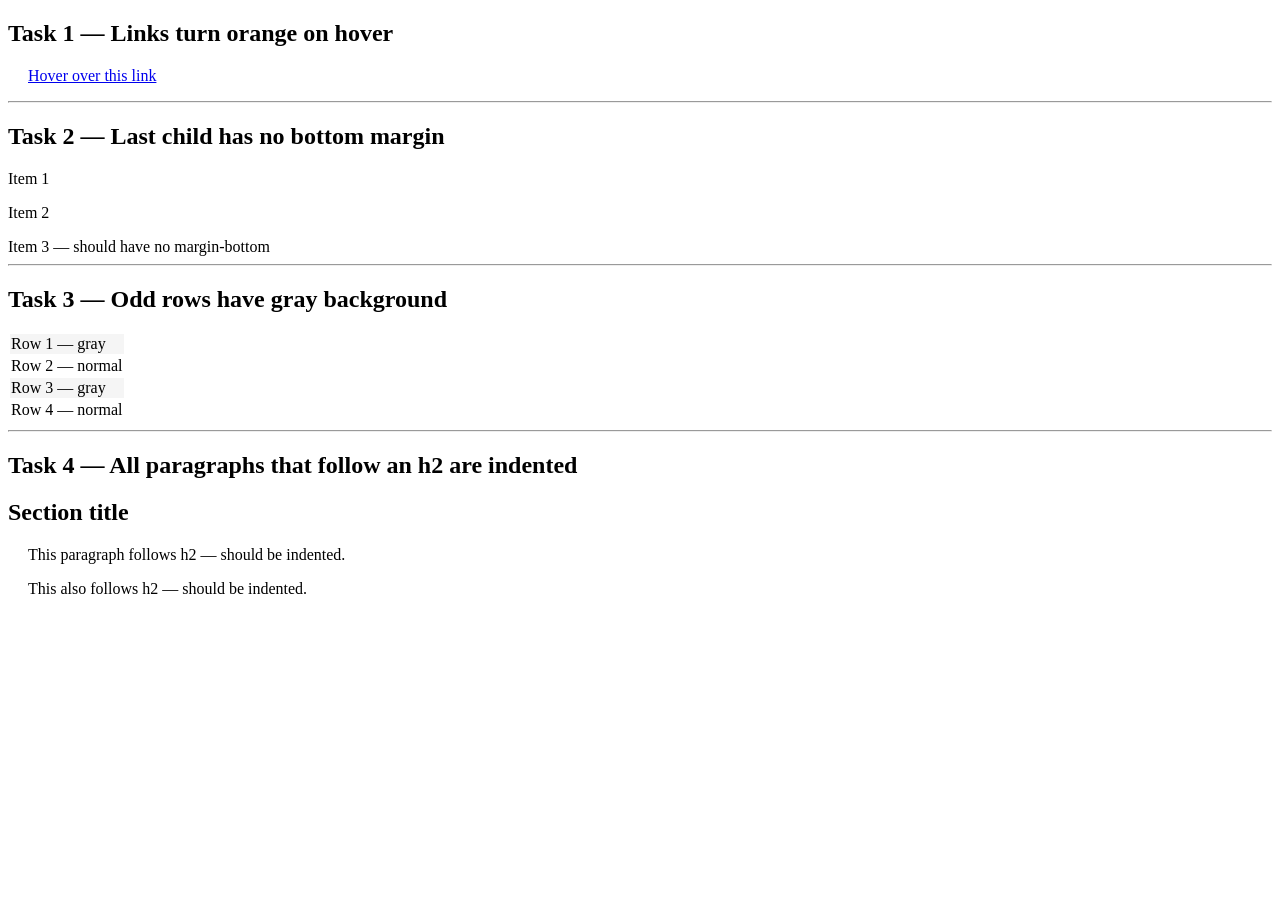
<file: exercises/module-02-combinators/partial-pseudo.html>
<!DOCTYPE html>
<html lang="en">
<head>
  <meta charset="UTF-8">
  <meta name="viewport" content="width=device-width, initial-scale=1.0">
  <title>Partial — Pseudo-classes</title>
  <link rel="stylesheet" href="partial-pseudo.css">
</head>
<body>

  <h2>Task 1 — Links turn orange on hover</h2>
  <p><a href="#">Hover over this link</a></p>

  <hr>

  <h2>Task 2 — Last child has no bottom margin</h2>
  <div class="list">
    <p>Item 1</p>
    <p>Item 2</p>
    <p>Item 3 — should have no margin-bottom</p>
  </div>

  <hr>

  <h2>Task 3 — Odd rows have gray background</h2>
  <table>
    <tr><td>Row 1 — gray</td></tr>
    <tr><td>Row 2 — normal</td></tr>
    <tr><td>Row 3 — gray</td></tr>
    <tr><td>Row 4 — normal</td></tr>
  </table>

  <hr>

  <h2>Task 4 — All paragraphs that follow an h2 are indented</h2>
  <h2>Section title</h2>
  <p>This paragraph follows h2 — should be indented.</p>
  <p>This also follows h2 — should be indented.</p>

</body>
</html>
</file>
<file: boxmodel/css.css>
div{
    padding: 32px 64px 18px;
    box-sizing: border-box;
    border-width: 20px;
    border-color: blue;
    border-style: solid;
}
</file>
<file: day1 css/style.css>
@import url('https://fonts.googleapis.com/css2?family=Google+Sans:ital,opsz,wght@0,17..18,400..700;1,17..18,400..700&family=Poppins:ital,wght@0,100;0,200;0,300;0,400;0,500;0,600;0,700;0,800;0,900;1,100;1,200;1,300;1,400;1,500;1,600;1,700;1,800;1,900&display=swap');

body {
  font-family: "Poppins", sans-serif;
}

button {
  color: white;
  background-color: #e61616;
  font-size: 28px;
  padding: 12px 24px;
  border-radius: 50px;
  border: none;
  cursor: pointer;
}
</file>
<file: day2 css/style.css>
.container {
 display: flex;
 justify-content:space-between;
 flex-direction: column;
 height: 200px;
 flex-wrap: wrap;
}

.box {
  width: 100px;
  height: 100px;
  background-color: blue;
  font: bold;
  color: white;
  font-size: 42px;
}
</file>
<file: exercises/capstone-restaurant/style.css>
/* ============================================
   🏆 CAPSTONE — RESTAURANT MENU
   Write ALL CSS from scratch.
   
   The HTML is complete with BEM naming.
   Your job: style everything.

   REQUIREMENTS:
   1. CSS Reset (* { box-sizing: border-box; margin: 0; padding: 0; })
   2. body — font-family sans-serif, background #faf8f5, color #333
   3. .header — text-align center, padding 60px 20px 40px, background #2d3436, color white
      .header__title — font-size 2.5rem, letter-spacing 1px
      .header__subtitle — font-style italic, color #b2bec3, margin-top 8px
   
   4. .nav — display flex, justify-content center, gap 24px, padding 16px, 
      position sticky, top 0, background white, box-shadow, z-index 10
      .nav__link — text-decoration none, color #555, font-weight 600
      .nav__link:hover — color #e17055
   
   5. .menu — max-width 900px, margin auto, padding 40px 20px
      .menu__heading — font-size 1.8rem, margin-bottom 24px, border-bottom 2px solid #e17055, 
      padding-bottom 8px
      .menu__grid — display flex, flex-wrap wrap, gap 24px, justify-content center
   
   6. .menu-item — flex 1 1 260px, border 1px solid #e0e0e0, border-radius 8px, 
      padding 24px, background white, position relative
      .menu-item:hover — box-shadow 0 4px 16px rgba(0,0,0,0.1), translateY -4px, 
      transition all 0.2s ease
      .menu-item__name — font-size 1.2rem, margin-bottom 8px
      .menu-item__desc — color #777, font-size 0.9rem, line-height 1.5, margin-bottom 12px
      .menu-item__price — font-weight bold, color #e17055, font-size 1.1rem
      .menu-item__badge — position absolute, top 8px, right 8px, background #e17055, 
      color white, padding 4px 10px, font-size 0.75rem, border-radius 4px, font-weight bold
      .menu-item__badge--sold — background #636e72
   
   7. .footer — text-align center, padding 32px, background #2d3436, color white, margin-top 40px
      .footer__text — font-size 0.9rem, color #b2bec3
   
   8. RESPONSIVE:
      At max-width: 600px, make .menu__grid flex-direction column
      At max-width: 600px, reduce .header padding
   ============================================ */
</file>
<file: exercises/homework/HW02.css>
@import url('https://fonts.googleapis.com/css2?family=Roboto:ital,wght@0,100..900;1,100..900&display=swap');
* {
  box-sizing: border-box;
}

body {
  margin: 0;
  padding: 0;
  font-family: 'Roboto', Arial, Helvetica, sans-serif;
  background-color: #ffffff;
}

/* เนื้อหาตรงกลาง */
.content {
  display: flex;
  justify-content: center;
  align-items: center;
  min-height: 100vh;
  padding: 20px;
}

.stat-card {
  width: 320px;
  border: 1px solid #1a1a1a;
  background-color: #f8f9fa;
  padding: 28px 24px 48px 24px;
}

.stat-card h2 {
  margin: 0 0 16px 0;
  font-size: 32px;
  font-weight: 800;
  color: #051d34;
}

.intro {
  margin: 0 0 20px 0;
  font-size: 13px;
  font-weight: 400;
  line-height: 1.4;
  color: #051d34;
}

.highlight-box {
  display: inline-block;
  background-color: #28be51;
  border-radius: 18px;
  padding: 8px 20px;
  font-size: 34px;
  font-weight: 900;
  color: #051d34;
  margin-bottom: 10px;
}

.desc {
  margin: 0 0 24px 0;
  font-size: 13px;
  font-weight: 700;
  line-height: 1.35;
  color: #051d34;
}

.desc:last-child {
  margin-bottom: 0;
}
</file>
<file: exercises/homework/HW04.css>
@import url('https://fonts.googleapis.com/css2?family=Roboto:ital,wght@0,100..900;1,100..900&display=swap');
* {
  box-sizing: border-box;
  margin: 0;
  padding: 0;
}

body {
  font-family: Arial, Helvetica, sans-serif;
  background-color: #ffffff;
  color: #051d34;
  display: flex;
  justify-content: center;
  align-items: center;
  min-height: 100vh;
  padding: 20px;
}

/* กรอบนอกสุด (Semantic Main Container) */
.container {
  max-width: 1060px;
  width: 100%;
  border: 1px solid #1a1a1a;
  background-color: #f8f9fa;
  padding: 36px 40px 48px 40px;
}

/* ส่วนหัวข้อ (Semantic Header) */
.header {
  margin-bottom: 32px;
}

.tagline {
  font-size: 11px;
  font-weight: 800;
  letter-spacing: 1px;
  color: #333333;
  margin-bottom: 12px;
  text-transform: uppercase;
}

.title {
  font-size: 38px;
  font-weight: 800;
  color: #051d34;
  line-height: 1.15;
  margin: 0;
}

/* เลย์เอาต์ 3 คอลัมน์การ์ด (Semantic Section) */
.cards-group {
  display: flex;
  gap: 32px;
  align-items: flex-start;
}

/* แต่ละการ์ด (Semantic Article) */
.card {
  flex: 1;
  display: flex;
  flex-direction: column;
}

.card--durability {
  flex: 1.15;
}

.card-title {
  font-size: 28px;
  font-weight: 800;
  color: #051d34;
  margin-bottom: 12px;
}

.card-intro {
  font-size: 12.5px;
  font-weight: 400;
  line-height: 1.4;
  color: #051d34;
  min-height: 36px;
  margin-bottom: 24px;
}

.stat-item {
  margin-bottom: 24px;
}

/* กล่องตัวเลขไฮไลต์ (Pills) */
.highlight-box {
  display: inline-block;
  border-radius: 18px;
  padding: 8px 18px;
  font-size: 36px;
  font-weight: 900;
  margin-bottom: 8px;
}

.highlight-box--blue {
  background-color: #0077c8;
  color: #ffffff;
}

.highlight-box--green {
  background-color: #28be51;
  color: #051d34;
}

.highlight-box--yellow {
  background-color: #ffcc33;
  color: #051d34;
  font-size: 30px;
  padding: 10px 16px;
  border-radius: 16px;
  text-align: center;
  display: inline-block;
  margin-bottom: 10px;
}

.stat-desc {
  font-size: 12px;
  font-weight: 700;
  line-height: 1.35;
  color: #051d34;
  margin: 0;
}

/* ปุ่มกด More impact */
.btn-more {
  align-self: flex-start;
  margin-top: 16px;
  font-size: 12.5px;
  font-weight: 700;
  color: #051d34;
  background-color: #ffffff;
  border: 1.5px solid #1a1a1a;
  border-radius: 10px;
  padding: 8px 16px;
  cursor: pointer;
  box-shadow: 3.5px 3.5px 0 #1a1a1a;
  transition: transform 0.15s ease, box-shadow 0.15s ease;
}

.btn-more:hover {
  transform: translate(-1px, -1px);
  box-shadow: 4.5px 4.5px 0 #1a1a1a;
}

/* คอลัมน์ Durability (Card 3) */
.sub-intro {
  font-size: 12px;
  font-weight: 800;
  color: #051d34;
  margin-bottom: 14px;
}

.durability-list {
  display: flex;
  gap: 12px;
  align-items: flex-start;
}

.durability-item {
  display: flex;
  flex-direction: column;
}

.durability-desc {
  font-size: 11px;
  font-weight: 700;
  line-height: 1.3;
  color: #051d34;
}

/* Responsive สำหรับหน้าจอขนาดเล็ก */
@media (max-width: 900px) {
  .cards-group {
    flex-direction: column;
    gap: 32px;
  }

  .card-intro {
    min-height: auto;
  }
}
</file>
<file: exercises/module-01-selectors/exercise-specificity.css>
/* ============================================
   DEBUG — SPECIFICITY
   Three CSS bugs for you to fix.
   Rules: Do NOT modify the HTML file.
   ============================================ */


/* --- Bug 1 ---
   Goal: The paragraph with class "highlight" should be red.
   Problem: It's blue right now.
   Fix: remove the extra specificity from the first selector.
*/

.highlight {
  color: blue;
}

.highlight {
  color: red;
}





/* --- Bug 2 ---
   Goal: The paragraph with id="special" inside .card should be green.
   Problem: A more specific selector is overriding #special.
   Fix: remove the extra specificity from the first selector.
*/

#special {
  color: black;
}

#special {
  color: green;
}


/* --- Bug 3 ---
   Goal: The button text should be white on the blue background.
   Current: Button has color: black.
   Add ONE new rule to .btn below to make text white.
   Do not remove the existing color rule.
*/

.btn {
  color: black;
  background: #1d77d1;
  padding: 12px 24px;
  border: none;
  border-radius: 6px;
  font-size: 1rem;
}
.btn.btn{
  color: white;
}
</file>
<file: exercises/module-01-selectors/partial-selectors.css>
/* ============================================
   PARTIAL — SELECTORS
   Replace each _____ with the correct selector.
   ============================================ */


/* Task 1 — Select all h2 elements */
 h2{
  color: navy;
}


/* Task 2 — Select the element with id="hero" */
 #hero{
  background: lightblue;
  padding: 40px;
}


/* Task 3 — Select ALL elements with class="feature" */
p.feature{
  border-left: 4px solid gold;
  padding-left: 12px;
}


/* Task 4 — Select only <p> tags that have class="feature" */
li:nth-child(2){
  font-weight: bold;
}


/* Task 5 — Select only the second <li> in every <ul> */
_____ {
  color: orange;
}
</file>
<file: exercises/module-01-selectors/scratch-style-article.css>
/* ============================================
   SCRATCH — STYLE AN ARTICLE
   Write all CSS from scratch.
   
   TASKS:
   1. h1 — deep purple, centered text
   2. Element with id="author" — italic, gray color
   3. All paragraphs inside .content — line-height of 1.8
   4. All span elements with class="highlight" — bold, yellow background
   5. First letter of every paragraph — 2x font size, red
   ============================================ */

   h1{
      color: indigo;
      text-align: center;
   }
#author{
   font-style: italic;
   color:gray
}
.content p {
    line-height: 1.8;
}
span.highlight{
   font-weight: bold;
   background-color: yellow;
}
.content p::first-letter{
   font-size: 2em;
   color: red;
}
</file>
<file: exercises/module-02-combinators/exercise-combinators.css>
/* ============================================
   DEBUG — COMBINATORS & PSEUDO-CLASSES
   Fix the CSS. Do NOT modify the HTML file.
   ============================================ */


/* --- Bug 1 ---
   Goal: Only top-level li items should be bold.
   Current: ALL li items including nested ones are bold.
   Fix the descendant selector to use a child selector instead.
*/

.nav > li {
  font-weight: bold;
}


/* --- Bug 2 ---
   Goal: The first paragraph AFTER each h3 should be italic.
   Current: Something is wrong — all or none are italic.
   Fix the selector.
*/

h3 + p {
  font-style: italic;
}


/* --- Bug 3 ---
   Goal: Hovering the button should turn its background red.
   Current: Nothing happens on hover.
   Fix the selector.
*/

.btn-hover:hover {
  background: red;
  color: white;
}
</file>
<file: exercises/module-02-combinators/partial-pseudo.css>
/* ============================================
   PARTIAL — PSEUDO-CLASSES
   Replace each _____ with the correct selector.
   ============================================ */


/* Task 1 — All <a> links should turn orange when hovered */
a:hover {
  color: orange;
}


/* Task 2 — The last <p> inside .list should have margin-bottom: 0 */
.list p:last-child {
  margin-bottom: 0;
}


/* Task 3 — Odd <tr> rows should have background: #f5f5f5 */
tr:nth-child(odd) {
  background: #f5f5f5;
}


/* Task 4 — All <p> elements that are siblings of (follow) an <h2> should have margin-left: 20px */
h2 ~ p {
  margin-left: 20px;
}
</file>
